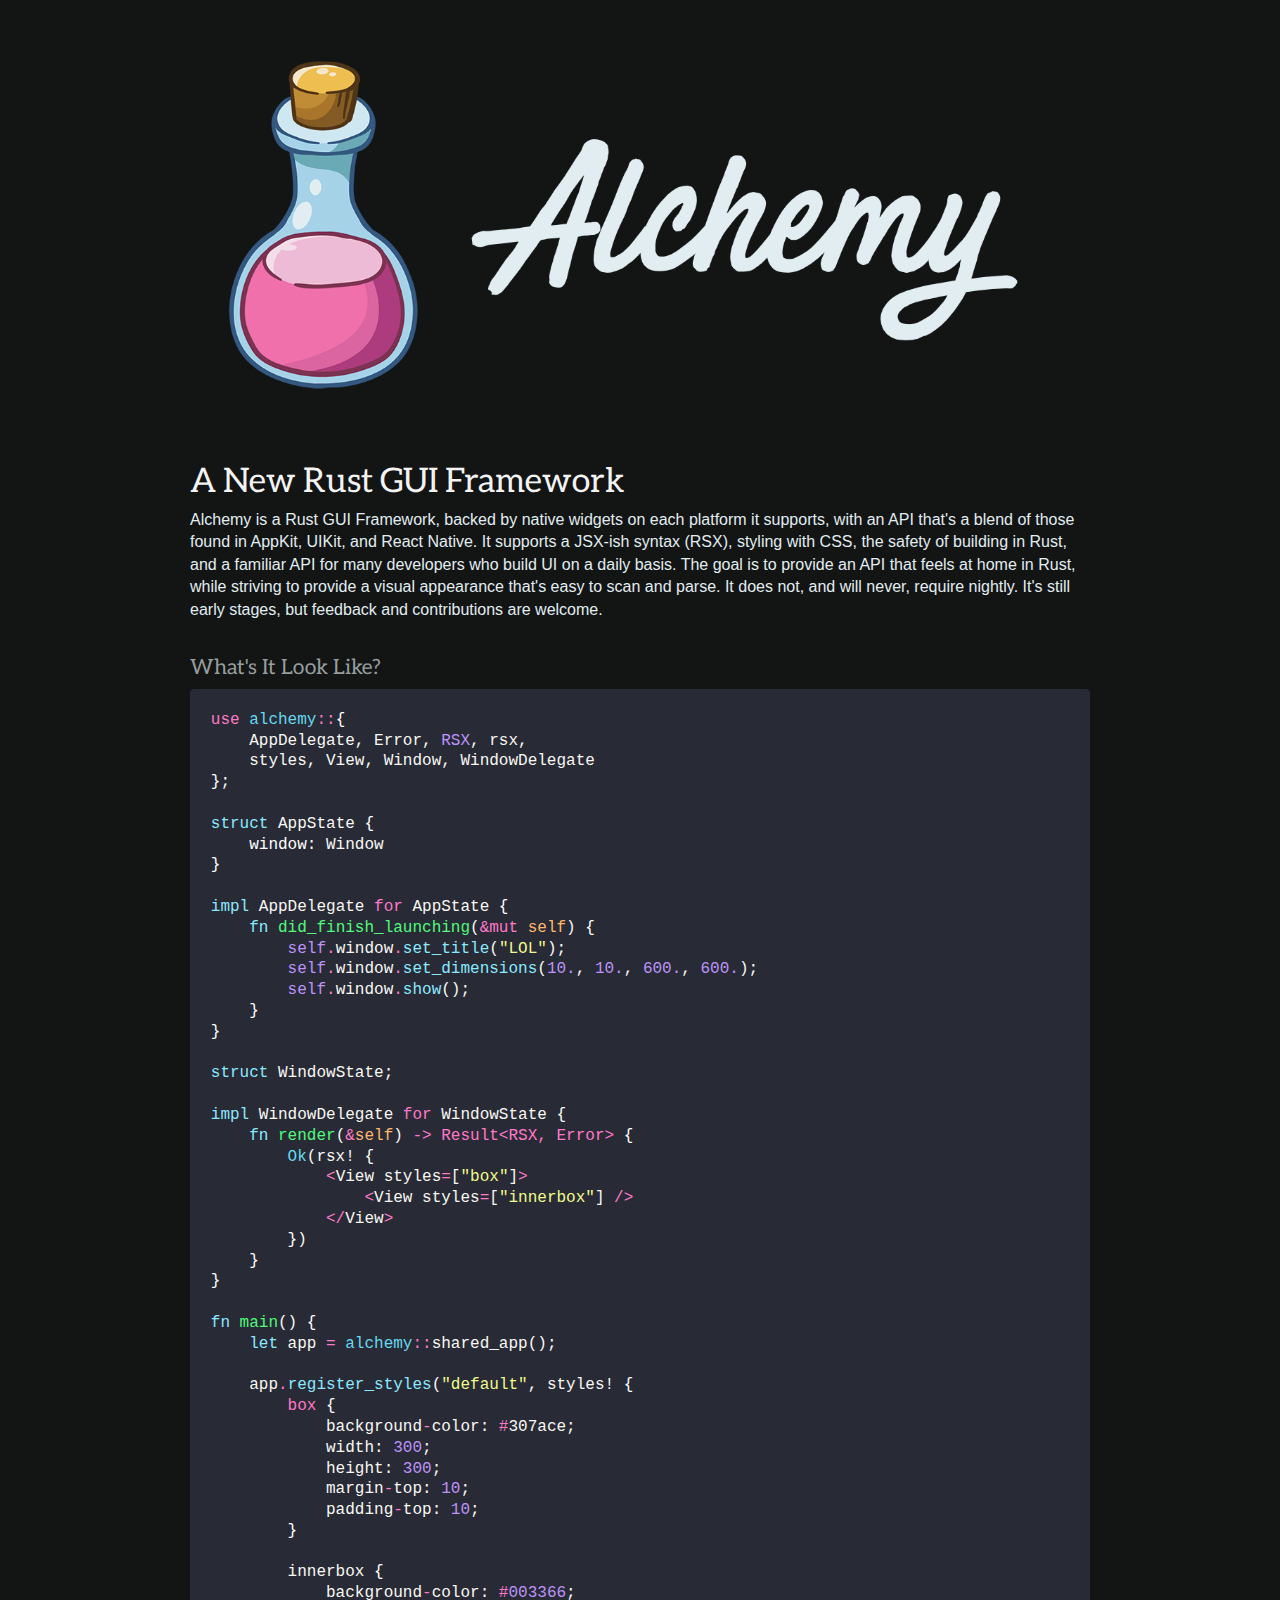
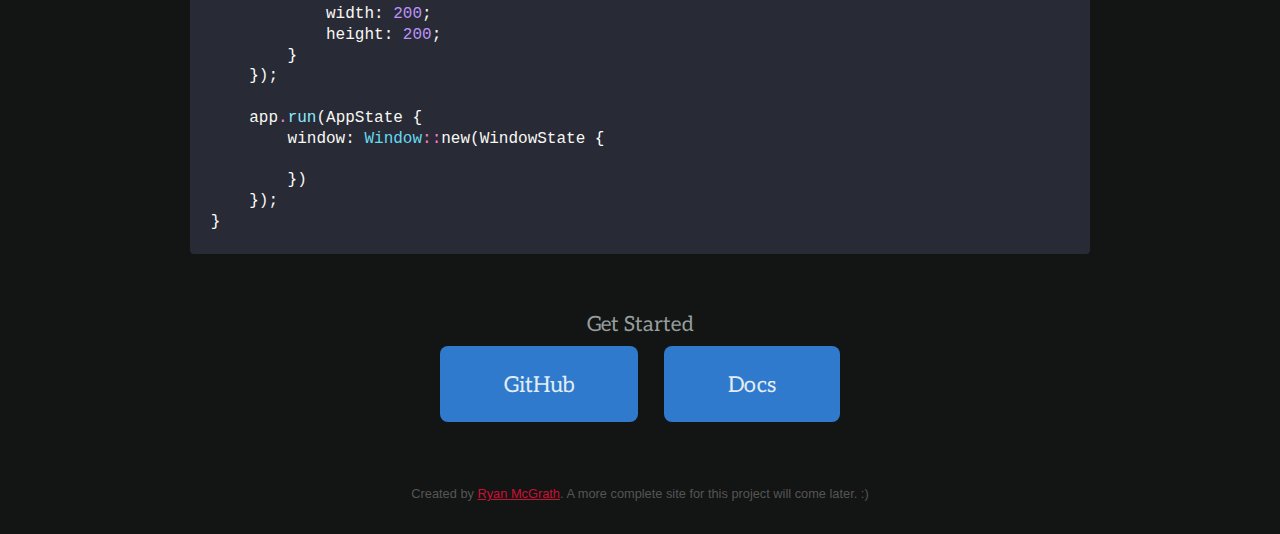
<file: index.html>
<!DOCTYPE html>
<!--[if IE 8]><html class="lt-ie9"><![endif]-->
<!--[if gt IE 8]><!--><html><!--<![endif]-->
<head>
    <meta http-equiv="Content-Type" content="text/html; charset=utf-8">
    <meta name="viewport" content="width=device-width, initial-scale=1.0, user-scalable=no, maximum-scale=1.0">
    <title>Alchemy - A Rust GUI Framework</title>
    <meta name="description" content="Alchemy enables interactive UIs in Rust. Design widgets for your app, and Alchemy will efficiently render with native widgets per-platform.">
    <meta property="og:title" content="Alchemy - A Rust GUI Framework">
    <meta property="og:description" content="Alchemy enables interactive UIs in Rust. Design widgets for your app, and Alchemy will efficiently render with native widgets per-platform.">
    <meta property="og:site_name" content="Alchemy - A Rust GUI Framework">
    <meta property="og:image" content="https://rymc.io/img/avatar.png">
    <meta property="og:locale" content="en_US">
    <meta name="twitter:site" content="@ryanmcgrath">
    <meta name="twitter:creator" content="@ryanmcgrath">
    <meta name="twitter:card" content="summary">
    <meta name="twitter:description" content="Alchemy enables interactive UIs in Rust. Design widgets for your app, and Alchemy will efficiently render with native widgets per-platform.">
    <link rel="manifest" href="/icons/manifest.json">
    <link rel="mask-icon" href="/icons/safari-pinned-tab.svg" color="#131414">
    <meta name="apple-mobile-web-app-capable" content="yes">
    <meta name="apple-mobile-web-app-title" content="Alchemy">
    <meta name="application-name" content="Alchemy">
    <meta http-equiv="cleartype" content="on">
    <meta name="theme-color" content="#131414">
    <link rel="apple-touch-icon-precomposed" sizes="57x57" href="https://alchemy.rs/favicons/apple-touch-icon-57x57.png" />
    <link rel="apple-touch-icon-precomposed" sizes="114x114" href="https://alchemy.rs/favicons/apple-touch-icon-114x114.png" />
    <link rel="apple-touch-icon-precomposed" sizes="72x72" href="https://alchemy.rs/favicons/apple-touch-icon-72x72.png" />
    <link rel="apple-touch-icon-precomposed" sizes="144x144" href="https://alchemy.rs/favicons/apple-touch-icon-144x144.png" />
    <link rel="apple-touch-icon-precomposed" sizes="60x60" href="https://alchemy.rs/favicons/apple-touch-icon-60x60.png" />
    <link rel="apple-touch-icon-precomposed" sizes="120x120" href="https://alchemy.rs/favicons/apple-touch-icon-120x120.png" />
    <link rel="apple-touch-icon-precomposed" sizes="76x76" href="https://alchemy.rs/favicons/apple-touch-icon-76x76.png" />
    <link rel="apple-touch-icon-precomposed" sizes="152x152" href="https://alchemy.rs/favicons/apple-touch-icon-152x152.png" />
    <link rel="icon" type="image/png" href="https://alchemy.rs/favicons/favicon-196x196.png" sizes="196x196" />
    <link rel="icon" type="image/png" href="https://alchemy.rs/favicons/favicon-96x96.png" sizes="96x96" />
    <link rel="icon" type="image/png" href="https://alchemy.rs/favicons/favicon-32x32.png" sizes="32x32" />
    <link rel="icon" type="image/png" href="https://alchemy.rs/favicons/favicon-16x16.png" sizes="16x16" />
    <link rel="icon" type="image/png" href="https://alchemy.rs/favicons/favicon-128.png" sizes="128x128" />
    <meta name="application-name" content="Alchemy - A Rust GUI Framework"/>
    <meta name="msapplication-TileColor" content="#131414" />
    <meta name="msapplication-TileImage" content="https://alchemy.rs/favicons/mstile-144x144.png" />
    <meta name="msapplication-square70x70logo" content="https://alchemy.rs/favicons/mstile-70x70.png" />
    <meta name="msapplication-square150x150logo" content="https://alchemy.rs/favicons/mstile-150x150.png" />
    <meta name="msapplication-wide310x150logo" content="https://alchemy.rs/favicons/mstile-310x150.png" />
    <meta name="msapplication-square310x310logo" content="https://alchemy.rs/favicons/mstile-310x310.png" />
    <link type="text/plain" rel="author" href="/humans.txt" />
    <link href="/rss.xml" rel="alternate" title="" type="application/rss+xml">
    <!--[if lte IE 8]>
    (function(i,e){for(;i<10;i++)document.createElement(e[i]);})(0,['section','article','aside','header','footer','nav','figure','figcaption','time','mark']);
    <![endif]-->
    
    
    <style type="text/css">html, body, div, span, applet, object, iframe, h1, h2, h3, h4, h5, h6, p, blockquote, pre, a, abbr, acronym, address, big, cite, code, del, dfn, em, img, ins, kbd, q, s, samp, small, strike, strong, sub, sup, tt, var, b, u, i, center, dl, dt, dd, ol, ul, li, fieldset, form, label, legend, table, caption, tbody, tfoot, thead, tr, th, td, article, aside, canvas, details, embed, figure, figcaption, footer, header, hgroup, menu, nav, output, ruby, section, summary, time, mark, audio, video { margin: 0; padding: 0; border: 0; font-size: 62.5%; font: inherit; vertical-align: baseline; } article, aside, details, figcaption, figure, footer, header, hgroup, menu, nav, section { display: block; } body {line-height:1;} ol, ul {list-style:none;} blockquote, q {quotes:none;} blockquote:before, blockquote:after, q:before, q:after {content:'';content: none;} table {border-collapse:collapse;border-spacing:0;} .group:before, .group:after {content:"";display:table;} .group:after {clear:both;} .group {zoom:1;}

@media screen and (min-width: 500px) {
.col {} .row:after {content: ""; clear: both; display: table;} .col {float: left; width: 100%; box-sizing: border-box;}
}

@font-face {
    font-family: 'aleo';
    src: url([data-uri]) format('woff');
    font-weight: normal;
    font-style: normal;
}
* { box-sizing: border-box; }
html, body { padding 0; margin: 0; background: #131414; color: #e1edf1; font-family: Helvetica Neue,Helvetica,sans-serif; }
body { max-width: 900px; margin: 0 auto; }

a, a:visited { color: #ca1134; }
a:hover { color: #d90b31; background: #f4f4f4; }

pre { font-size: 1rem; line-height: 1.3rem; border-radius: 4px; overflow: auto; padding: 1.3rem; margin-bottom: 1.5rem; font-family: "Anonymous Pro", Consolas, Menlo, Monaco, Lucida Console, Liberation Mono, DejaVu Sans Mono, Bitstream Vera Sans Mono, Courier New, monospace, serif; }
pre span { font-style: normal !important; text-decoration: none !important; }

#banner { width: 100%; }
h1 { color: #f3f3f3; font-size: 2.1rem; line-height: 2.4rem; font-family: aleo; margin: .5rem 0 .6rem; }
h2 { font-size: 1.3rem; line-height: 1.8rem; font-family: aleo, georgia, serif; margin: 0; padding: 2rem 1.3rem .45rem 0; color: #959e9d; }
p { font-size: 1rem; line-height: 1.4rem; }
#tempGetStarted { text-align: center; }
#tempGetStarted h2 { padding-right: 0; }
.getStartedBtn { display: inline-block; font: normal 1.4rem/2rem aleo, georgia, serif; padding: 1.4rem 4rem; background: #307ace; text-decoration: none; color: #e1edf1; border-radius: 8px; }
.gh { margin-right: 1.4rem; }

footer { text-align: center; margin-top: 4rem; margin-bottom: 2rem; font-size: .8rem; line-height: 1rem; color: #555; }
</style>
</head>
<body>
    <img src="/images/banner.png" alt="Alchemy" id="banner" />

    
<h1 id="a-new-rust-gui-framework">A New Rust GUI Framework</h1>
<p>Alchemy is a Rust GUI Framework, backed by native widgets on each platform it supports, with an API that's a blend of those found in AppKit, UIKit, and React Native. It supports a JSX-ish syntax (RSX), styling with CSS, the safety of building in Rust, and a familiar API for many developers who build UI on a daily basis. The goal is to provide an API that feels at home in Rust, while striving to provide a visual appearance that's easy to scan and parse. It does not, and will never, require nightly. It's still early stages, but feedback and contributions are welcome.</p>
<h2 id="what-s-it-look-like">What's It Look Like?</h2>
<pre style="background-color:#282a36;">
<span style="color:#ff79c6;">use </span><span style="text-decoration:underline;color:#66d9ef;">alchemy</span><span style="text-decoration:underline;color:#ff79c6;">::</span><span style="color:#ffffff;">{</span><span style="color:#f8f8f2;">
    AppDelegate, Error, </span><span style="color:#bd93f9;">RSX</span><span style="color:#f8f8f2;">, rsx, 
    styles, View, Window, WindowDelegate
</span><span style="color:#ffffff;">}</span><span style="color:#f8f8f2;">;

</span><span style="font-style:italic;color:#8be9fd;">struct </span><span style="color:#f8f8f2;">AppState </span><span style="color:#ffffff;">{
    window</span><span style="color:#f8f8f2;">: Window
</span><span style="color:#ffffff;">}

</span><span style="font-style:italic;color:#8be9fd;">impl </span><span style="color:#f8f8f2;">AppDelegate </span><span style="color:#ff79c6;">for </span><span style="color:#f8f8f2;">AppState </span><span style="color:#ffffff;">{
    </span><span style="font-style:italic;color:#8be9fd;">fn </span><span style="color:#50fa7b;">did_finish_launching</span><span style="color:#f8f8f2;">(</span><span style="color:#ff79c6;">&amp;mut </span><span style="font-style:italic;color:#ffb86c;">self</span><span style="color:#f8f8f2;">) </span><span style="color:#ffffff;">{
        </span><span style="color:#bd93f9;">self</span><span style="color:#ff79c6;">.</span><span style="color:#f8f8f2;">window</span><span style="color:#ff79c6;">.</span><span style="color:#8be9fd;">set_title</span><span style="color:#f8f8f2;">(</span><span style="color:#f1fa8c;">&quot;LOL&quot;</span><span style="color:#f8f8f2;">);
        </span><span style="color:#bd93f9;">self</span><span style="color:#ff79c6;">.</span><span style="color:#f8f8f2;">window</span><span style="color:#ff79c6;">.</span><span style="color:#8be9fd;">set_dimensions</span><span style="color:#f8f8f2;">(</span><span style="color:#bd93f9;">10.</span><span style="color:#f8f8f2;">, </span><span style="color:#bd93f9;">10.</span><span style="color:#f8f8f2;">, </span><span style="color:#bd93f9;">600.</span><span style="color:#f8f8f2;">, </span><span style="color:#bd93f9;">600.</span><span style="color:#f8f8f2;">);
        </span><span style="color:#bd93f9;">self</span><span style="color:#ff79c6;">.</span><span style="color:#f8f8f2;">window</span><span style="color:#ff79c6;">.</span><span style="color:#8be9fd;">show</span><span style="color:#f8f8f2;">();
    </span><span style="color:#ffffff;">}
}

</span><span style="font-style:italic;color:#8be9fd;">struct </span><span style="color:#f8f8f2;">WindowState;

</span><span style="font-style:italic;color:#8be9fd;">impl </span><span style="color:#f8f8f2;">WindowDelegate </span><span style="color:#ff79c6;">for </span><span style="color:#f8f8f2;">WindowState </span><span style="color:#ffffff;">{
    </span><span style="font-style:italic;color:#8be9fd;">fn </span><span style="color:#50fa7b;">render</span><span style="color:#f8f8f2;">(</span><span style="color:#ff79c6;">&amp;</span><span style="font-style:italic;color:#ffb86c;">self</span><span style="color:#f8f8f2;">) </span><span style="color:#ff79c6;">-&gt; Result&lt;RSX, Error&gt; </span><span style="color:#ffffff;">{
        </span><span style="font-style:italic;color:#66d9ef;">Ok</span><span style="color:#f8f8f2;">(rsx! </span><span style="color:#ffffff;">{
            </span><span style="color:#ff79c6;">&lt;</span><span style="color:#f8f8f2;">View styles</span><span style="color:#ff79c6;">=</span><span style="color:#f8f8f2;">[</span><span style="color:#f1fa8c;">&quot;box&quot;</span><span style="color:#f8f8f2;">]</span><span style="color:#ff79c6;">&gt;
                &lt;</span><span style="color:#f8f8f2;">View styles</span><span style="color:#ff79c6;">=</span><span style="color:#f8f8f2;">[</span><span style="color:#f1fa8c;">&quot;innerbox&quot;</span><span style="color:#f8f8f2;">] </span><span style="color:#ff79c6;">/&gt;
            &lt;/</span><span style="color:#f8f8f2;">View</span><span style="color:#ff79c6;">&gt;
        </span><span style="color:#ffffff;">}</span><span style="color:#f8f8f2;">)
    </span><span style="color:#ffffff;">}
}

</span><span style="font-style:italic;color:#8be9fd;">fn </span><span style="color:#50fa7b;">main</span><span style="color:#f8f8f2;">() </span><span style="color:#ffffff;">{
    </span><span style="font-style:italic;color:#8be9fd;">let</span><span style="color:#f8f8f2;"> app </span><span style="color:#ff79c6;">= </span><span style="text-decoration:underline;color:#66d9ef;">alchemy</span><span style="text-decoration:underline;color:#ff79c6;">::</span><span style="color:#f8f8f2;">shared_app();

    app</span><span style="color:#ff79c6;">.</span><span style="color:#8be9fd;">register_styles</span><span style="color:#f8f8f2;">(</span><span style="color:#f1fa8c;">&quot;default&quot;</span><span style="color:#f8f8f2;">, styles! </span><span style="color:#ffffff;">{
        </span><span style="color:#ff79c6;">box </span><span style="color:#ffffff;">{</span><span style="color:#f8f8f2;">
            background</span><span style="color:#ff79c6;">-</span><span style="color:#f8f8f2;">color: </span><span style="color:#ff79c6;">#</span><span style="color:#f8f8f2;">307ace;
            width: </span><span style="color:#bd93f9;">300</span><span style="color:#f8f8f2;">;
            height: </span><span style="color:#bd93f9;">300</span><span style="color:#f8f8f2;">;
            margin</span><span style="color:#ff79c6;">-</span><span style="color:#f8f8f2;">top: </span><span style="color:#bd93f9;">10</span><span style="color:#f8f8f2;">;
            padding</span><span style="color:#ff79c6;">-</span><span style="color:#f8f8f2;">top: </span><span style="color:#bd93f9;">10</span><span style="color:#f8f8f2;">;
        </span><span style="color:#ffffff;">}</span><span style="color:#f8f8f2;">

        innerbox </span><span style="color:#ffffff;">{</span><span style="color:#f8f8f2;">
            background</span><span style="color:#ff79c6;">-</span><span style="color:#f8f8f2;">color: </span><span style="color:#ff79c6;">#</span><span style="color:#bd93f9;">003366</span><span style="color:#f8f8f2;">;
            width: </span><span style="color:#bd93f9;">200</span><span style="color:#f8f8f2;">;
            height: </span><span style="color:#bd93f9;">200</span><span style="color:#f8f8f2;">;
        </span><span style="color:#ffffff;">}
    }</span><span style="color:#f8f8f2;">);

    app</span><span style="color:#ff79c6;">.</span><span style="color:#8be9fd;">run</span><span style="color:#f8f8f2;">(AppState </span><span style="color:#ffffff;">{</span><span style="color:#f8f8f2;">
        window: </span><span style="text-decoration:underline;color:#66d9ef;">Window</span><span style="text-decoration:underline;color:#ff79c6;">::</span><span style="color:#f8f8f2;">new(WindowState </span><span style="color:#ffffff;">{
        
        }</span><span style="color:#f8f8f2;">)
    </span><span style="color:#ffffff;">}</span><span style="color:#f8f8f2;">);
</span><span style="color:#ffffff;">}
</span></pre><div id="tempGetStarted">
<h2>Get Started</h2>
<a href="https://github.com/ryanmcgrath/alchemy/" title="Browse the Alchemy Source Code on GitHub" class="getStartedBtn gh">GitHub</a>
<a href="https://docs.rs/alchemy/" title="Read the Alchemy Documentation on docs.rs" class="getStartedBtn">Docs</a>
</div>



    <footer>Created by <a href="https://rymc.io/">Ryan McGrath</a>. A more complete site for this project will come later. :)</footer>

    
    <script type="application/ld+json"> {
        "@context" : "https://schema.org",
        "@type" : "SoftwareSourceCode",
        "codeRepository": "https://github.com/ryanmcgrath/alchemy/",
        "programmingLanguage": "rust",
        "name" : "Alchemy - A Rust GUI Framework",
        "url" : "https://alchemy.rs/",
        "sameAs" : ["https://crates.io/crates/alchemy", "https://docs.rs/alchemy/"]
    } </script>
</body>
</html>
</file>
